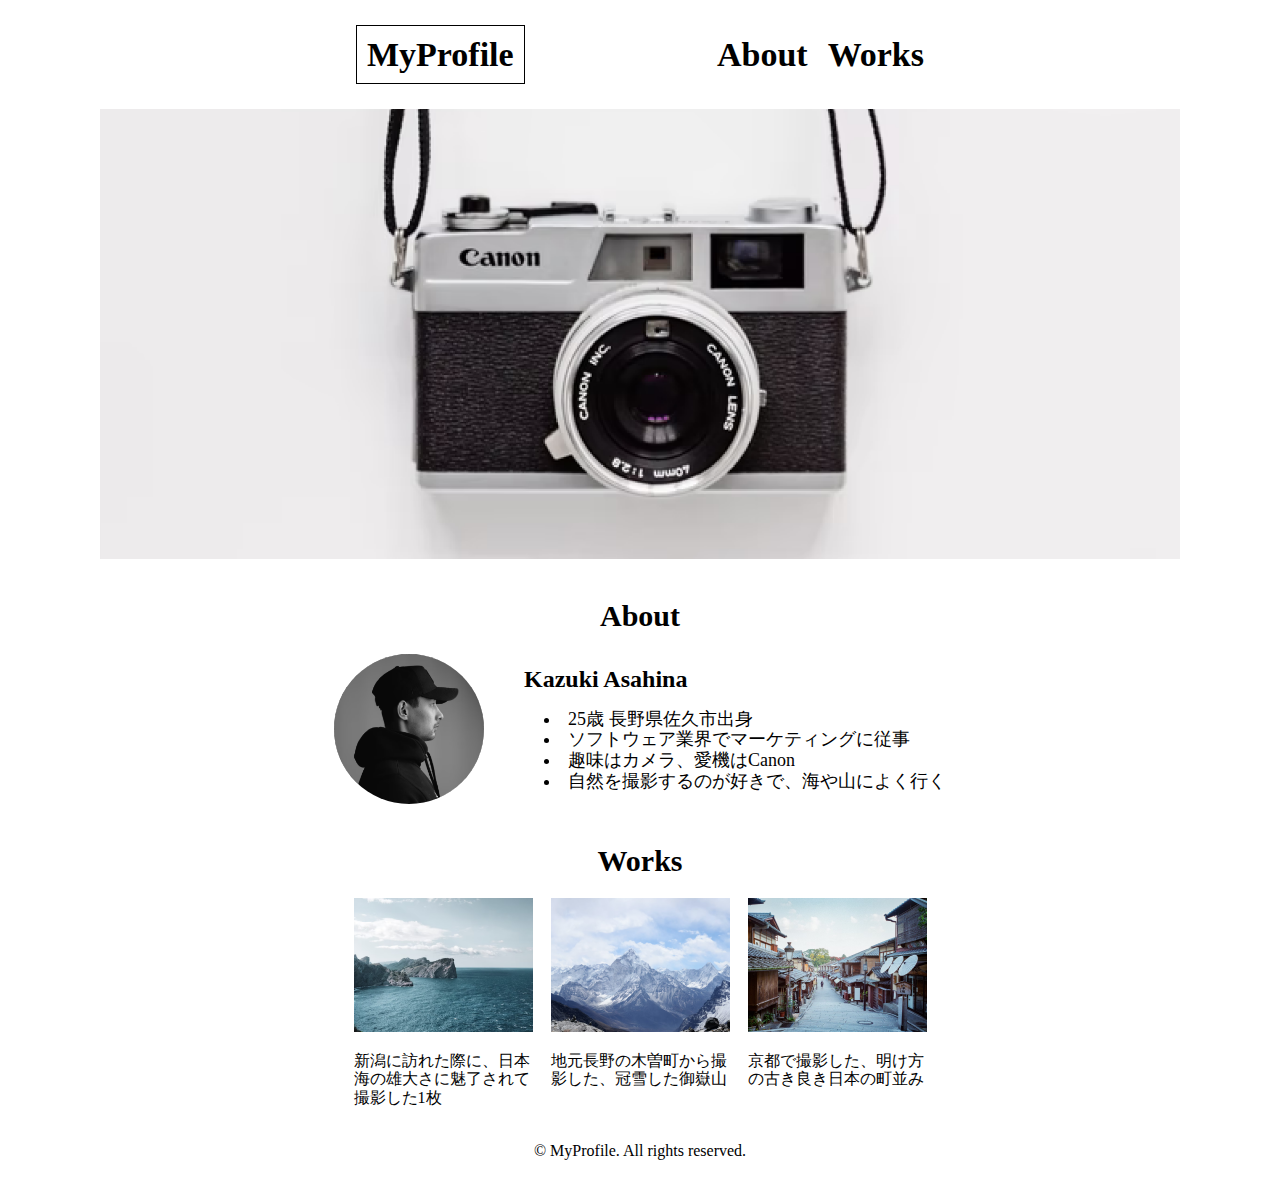
<file: port-folio/index.html>
<!DOCTYPE html>
<html>
  <head>
    <title>PORT-FOLIO</title>
    <meta charset="UTF-8" />
    <meta
      name="description" content="デザインカンプ"/>
    <meta name="viewport" content="width=device-width, initial-scale=1.0" />
    <link rel="stylesheet" href="css/destyle.css" />    
    <link rel="stylesheet" href="css/style.css" />
  </head>
  <body>

    <!-- ヘッダー -->
    <header>
      <!-- タイトル -->
       <nav id="menu-pc">
        <h1><a href="#profile" class="link1">MyProfile</a></h1>
        <ul class="menu-li">
          <li><a href="#about" class="link2">About</a></li>
          <li><a href="#works" class="link3">Works</a></li>
        </ul>
       </nav>
       
    </header>

    <!-- メイン -->
    <main>
      <section>
        <!-- カメラの写真 -->
       <img src="image/main.png" alt="カメラの写真">
      </section>
      <section id="about">
        <h2>About</h2>
        <div class="about-kazuki">
          <img src="image/about.png" class="kazuki-image" alt="デザイナー">
          <div class="about-profile">
            <h3 class="about-h3">Kazuki Asahina</h3>
            <ul class="about-list">
              <li>25歳 長野県佐久市出身</li>
              <li>ソフトウェア業界でマーケティングに従事</li>
              <li>趣味はカメラ、愛機はCanon</li>
              <li>自然を撮影するのが好きで、海や山によく行く</li>
          
            </ul>
            </div>
        </div>          
      </section>

      <section id="works">
        <h2>Works</h2>
        <div>
          <div class="works-box">
            <img src="image/works1.png" alt="海">
            <p class="works-p">新潟に訪れた際に、日本海の雄大さに魅了されて撮影した1枚</p>
          </div>
          <div class="works-box">
            <img src="image/works2.png" alt="山">
            <p class="works-p">地元長野の木曽町から撮影した、冠雪した御嶽山</p>
          </div>
          <div class="works-box">
            <img src="image/works3.png" alt="道">
            <p class="works-p">京都で撮影した、明け方の古き良き日本の町並み</p>
          </div>
        </div>
      </section>
    </main>

<!-- フッター -->
    <footer>
      <p>&copy MyProfile. All rights reserved.</p>
    </footer>

  </body>
</html>
</file>
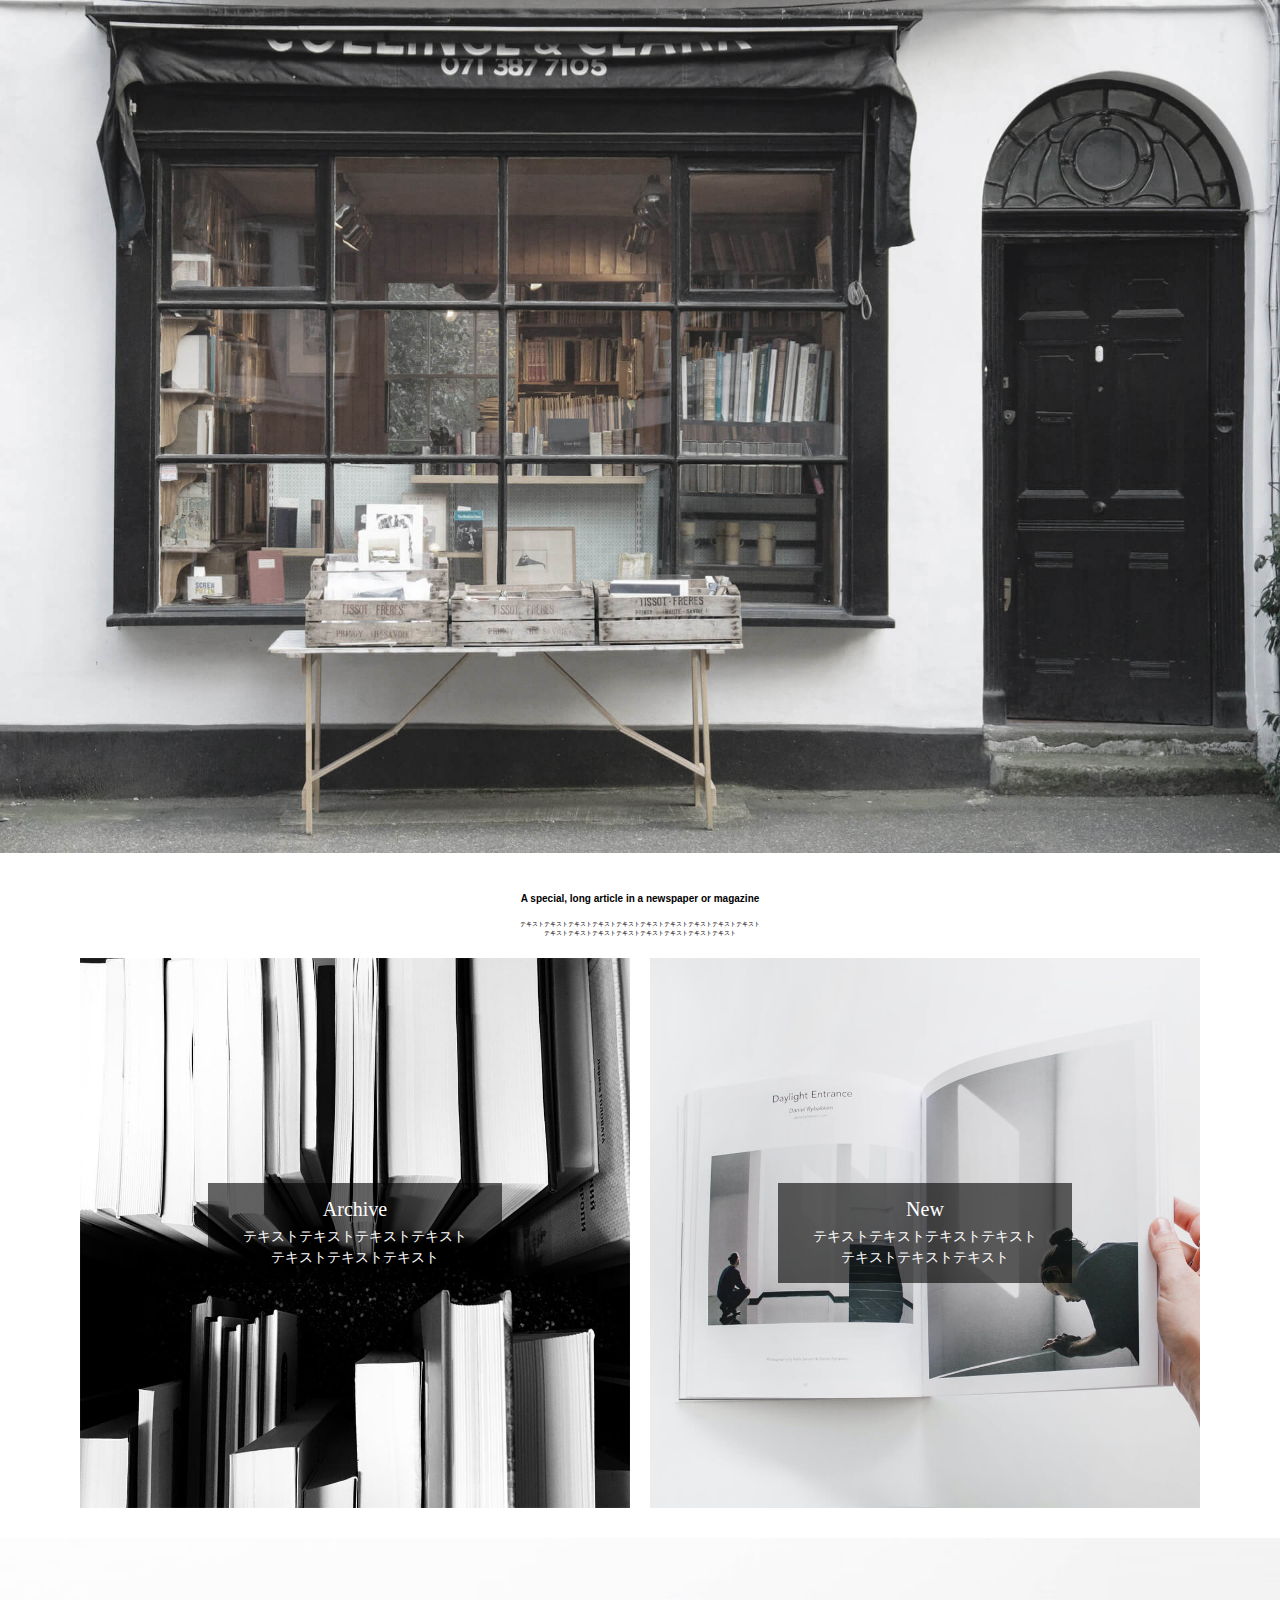
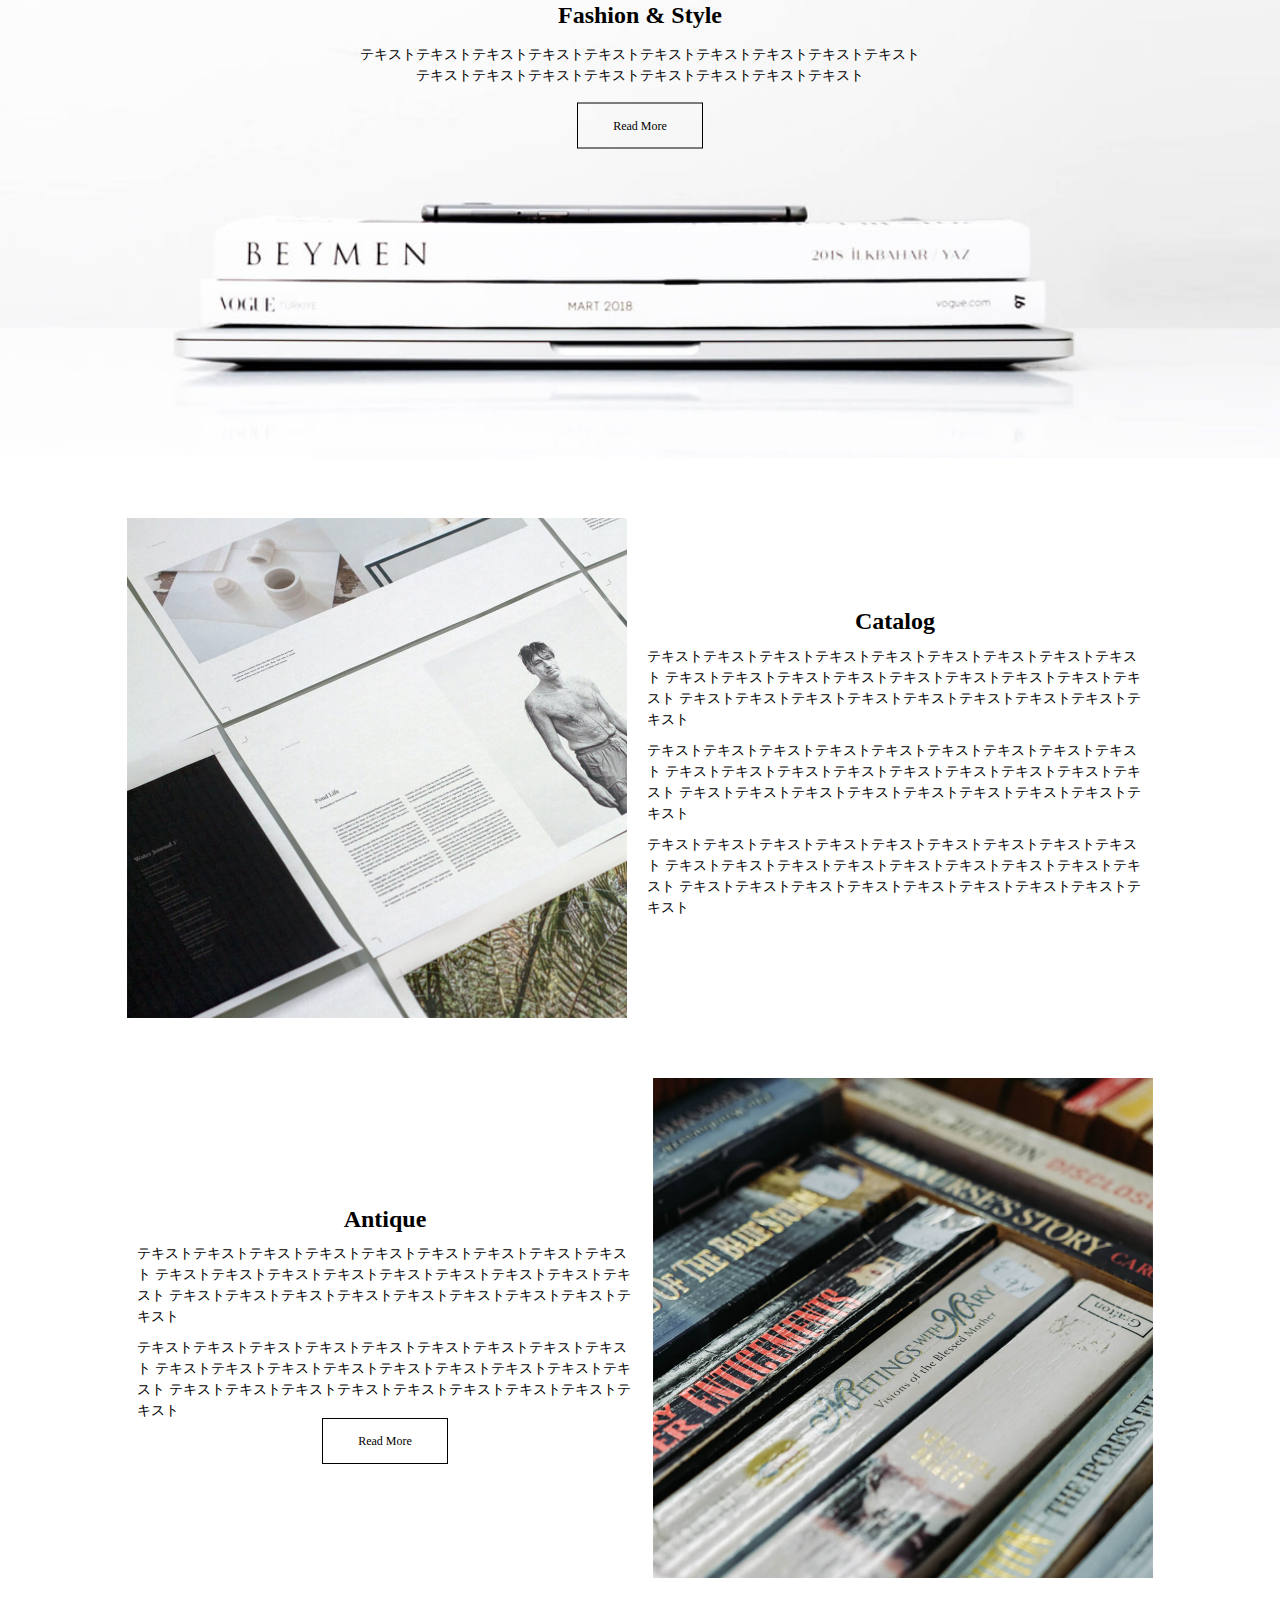
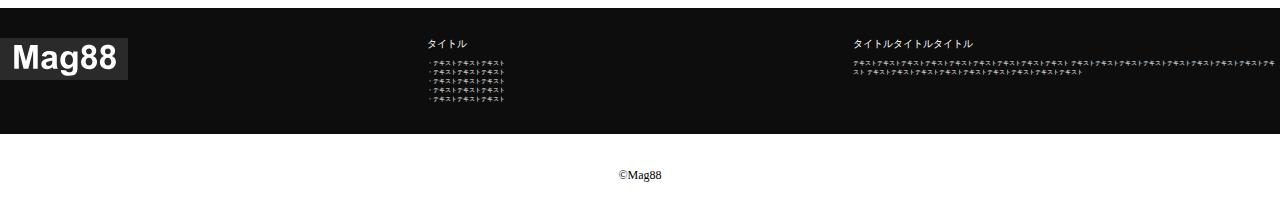
<file: daichi_kadai_Lv1/mag88.html>
<!DOCTYPE html>
<html>
  <head>
    <title>Mag88</title>
    <meta charset="UTF-8" />
    <meta name="description" content="DAICHI_kadai"/>
    <meta name="viewport" content="width=device-width, initial-scale=1.0"/>
    <link rel="stylesheet" href="css/destyle.css"/>    
    <link rel="stylesheet" href="css/mag88.css"/>
  </head>

<body>
  <header>
    <!-- 本屋の写真 -->
    <img class="header-img" src="image/mainvisual.jpg" alt="本屋の写真">
  </header>

  <main>
    <section id="main-visual">
      <div class="main-message">
        <h2>A special, long article in a newspaper or magazine</h2>
        <p>テキストテキストテキストテキストテキストテキストテキストテキストテキストテキスト<br>テキストテキストテキストテキストテキストテキストテキストテキスト</p>
      </div>
      <div class="main-Arshive">
        <div class="Archive">
          <a href="#">
            <img src="image/archive.jpg" alt="`多くの本">
            <div class="archive-mozi">
              <h2 class="archive-h2">Archive</h2>
              <p class="archive-p">
                テキストテキストテキストテキスト<br>
                テキストテキストテキスト
              </p>
            </div>
          </a>
        </div>
        <div class="New">
          <a href="#">
            <img src="image/new.jpg" alt="開いた本">
            <div class="new-mozi">
              <h2 class="new-h2">New</h2>
              <p class="new-p">
                テキストテキストテキストテキスト<br>
                テキストテキストテキスト
              </p>
            </div>
          </a>
        </div>
      </div>
    </section>

    <section id="Fashion-Style">
      <div class="fashion-style">
        <img src="image/fashion.jpg" alt="積まれた物">
        <div class="fashion-mozi">
          <h2 class="fashion-h2">Fashion & Style</h2>
          <p class="fashion-p">
            テキストテキストテキストテキストテキストテキストテキストテキストテキストテキスト<br>
            テキストテキストテキストテキストテキストテキストテキストテキスト
          </p>
            <h2><a href="#" class="Read">Read More</a></h2>
        </div>
      </div>
    </section>

    <section id="Catalog">
      <div class="catalog">
        <div class="catalog-img">
          <img src="image/catalog.jpg" alt="本に男の人">
        </div>
        <div class="catalog-mozi">
          <h2 class="catalog-h2">Catalog</h2>
          <P>
            テキストテキストテキストテキストテキストテキストテキストテキストテキスト
            テキストテキストテキストテキストテキストテキストテキストテキストテキスト
            テキストテキストテキストテキストテキストテキストテキストテキストテキスト
          </P>
          <P>
            テキストテキストテキストテキストテキストテキストテキストテキストテキスト
            テキストテキストテキストテキストテキストテキストテキストテキストテキスト
            テキストテキストテキストテキストテキストテキストテキストテキストテキスト
          </P>
          <P>
            テキストテキストテキストテキストテキストテキストテキストテキストテキスト
            テキストテキストテキストテキストテキストテキストテキストテキストテキスト
            テキストテキストテキストテキストテキストテキストテキストテキストテキスト
          </P>
        </div>
      </div>
    </section>

    <section id="Antique">
      <div class="antique">
        <div class="antique-mozi">
          <h2 class="antique-h2">Antique</h2>
          <P>
            テキストテキストテキストテキストテキストテキストテキストテキストテキスト
            テキストテキストテキストテキストテキストテキストテキストテキストテキスト
            テキストテキストテキストテキストテキストテキストテキストテキストテキスト
          </P>
          <P>
            テキストテキストテキストテキストテキストテキストテキストテキストテキスト
            テキストテキストテキストテキストテキストテキストテキストテキストテキスト
            テキストテキストテキストテキストテキストテキストテキストテキストテキスト
          </P>
          <h2 class="antique-a"><a href="#" class="antique-read">Read More</a></h2>
        </div>
        <div class="antique-img">
          <img src="image/antique.jpg" alt="たくさんの本">
        </div>
      </div>
    </section>
  </main>

  <footer>
    <div class="Footer">
      <div class="footer-title">
        <a href="#"><img class="footer-img" src="image/logo.svg" alt="ロゴ-Mag88"></a>
      </div>
      <div class="footer-title">
        <h3>タイトル</h3>
        <ul class="title-list">
          <li>・テキストテキストテキスト</li>
          <li>・テキストテキストテキスト</li>
          <li>・テキストテキストテキスト</li>
          <li>・テキストテキストテキスト</li>
          <li>・テキストテキストテキスト</li>
        </ul>
      </div>
      <div class="footer-title">
        <h3>タイトルタイトルタイトル</h3>
        <p>
          テキストテキストテキストテキストテキストテキストテキストテキストテキスト テキストテキストテキストテキストテキストテキストテキストテキストテキスト テキストテキストテキストテキストテキストテキストテキストテキストテキスト
        </p>
      </div>
    </div>
    <p class="copy">&copy;Mag88</p>
  </footer>

</body>
</file>
<file: port-folio/css/style.css>
/* PC、スマホ共通スタイル */
body {
  font-family:  "Source Sans Pro", "Hiragino Kaku Gothic ProN", Arial, sans-serif";
}
img {
  max-width: 100%;
  height: auto;
}

/*================
 PC用のスタイル 
=================*/
@media screen and (min-width: 768px) {
  /* 横幅設定 */
  body {
    max-width: 1080px;
    min-width: 960px;
    margin: 0 auto 0 auto;
  }

  /* ヘッダー */
  header {
    text-align: center;
    padding: 20px;
  }


  /* ナビゲーションのレイアウト */
  #menu-pc {
    display: flex;
    justify-content: space-between;
    font-size: 34px;
    font-weight: bold;
    padding: 15px;
    max-width: 598px;
    margin: 0 auto;
    align-items: center;
  }
  .link1 {
    border: 1px solid black;
    padding: 10px;
  }
  .menu-li {
    display: flex;
    gap: 20px;
  }

  .menu-li > a {
    font-size: 34px;
  }

  /* メインビジュアル */
  .about-list {
    list-style: disc;
    list-style-position: inside;
    padding-left: 20px;
    font-size: 18px;
  }
  #about {
    padding: 40px;
  }
  h2 {
    text-align: center;
    font-size: 30px;
    margin: 0 0 20px 0 ;
    font-weight: bold;
  }
  .about-h3 {
    font-size: 24px;
    font-weight: bold;
    margin: 0 0 15px 0;
  }

  .about-kazuki {
    display: flex;
    align-items: center;
    justify-content: center;
  }
  .kazuki-image {
    border-radius: 50%;
    width: 150px;
    height: 150px;
    margin-right: 40px;
  }

  #works > div {
    display: flex;
    justify-content: space-between;
    flex-wrap: wrap;
    max-width: 573px;
    margin: 0 auto;
    align-items: center;
  }

  .works-box {
    width: 179px;
    height: 134px;
    margin-bottom: 80px;
    position: relative;
  }

  .works-p {
    margin-top: 20px;
  }

  footer {
    text-align: center;
    margin-top: 30px;
    margin-bottom: 20px;
  }
}

/*================
 スマホ用のスタイル 
=================*/
@media screen and (max-width: 767px) {
body {
  min-width: 375px;
}

#menu-pc {
  display: flex;
  justify-content: space-between;
  font-size: 18px;
  font-weight: bold;
  padding: 15px;
  max-width: 727px;
  margin: 0 auto;
  align-items: center;
}
.link1 {
  border: 1px solid black;
  padding: 10px;
}
.menu-li {
  display: flex;
  gap: 20px;
}

 /* メインビジュアル */
 .about-list {
  list-style: disc;
  list-style-position: inside;
  padding-left: 20px;
  font-size: 18px;
}
#about {
  padding: 40px;
}

h2 {
  text-align: center;
  font-size: 18px;
  margin: 0 0 20px 0 ;
  font-weight: bold;
}
.about-h3 {
  font-size: 16px;
  font-weight: bold;
  margin: 0 0 10px 0;
}
.about-list {
  font-size: 12px;
  line-height: 15px;
}
.about-kazuki {
  display: flex;
  align-items: center;
  justify-content: center;
}
.kazuki-image {
  border-radius: 50%;
  width: auto;
  height: auto;
  max-width: 141px;
  max-height: 142px;
  margin-right: 20px;
}

#works > div {
  display: block;
  text-align: center;
}

.works-box > img{
  width: 90%;
  height: auto;
  padding: 0 15px 10px;
}
.works-p {
  font-size: 12px;
  margin-bottom: 30px;
}

footer {
  font-size: 10px;
  text-align: center;
  margin-top: 40px;
  margin-bottom: 15px;
}



}
</file>
<file: daichi_kadai_Lv1/css/mag88.css>
/*　共通　*/

img {
  max-width: 100%;
}

p {
  font-size: 6px;
  line-height: 1.5;
}

/* メイン */

.main-Arshive {
  display: flex;
}

.main-message {
  text-align: center;
}

.main-message > h2 {
  font-family: Arial, Helvetica, sans-serif;
  font-size: 10px;
  font-weight: bold;
  margin: 40px 0 15px 0; 
}
.main-message > p {
  margin-bottom: 20px;
}

.Archive {
  margin: 0 10px 0 80px;
  position: relative;  
}

.New {
  margin: 0 80px 0 10px;
  position: relative;
}

.archive-mozi, .new-mozi {
  position: absolute;
  /* 画像の中央に */
  top: 50%;
  left: 50%;
  /* translateで文字分のズレを補正 */
  -ms-transform: translate(-50%,-50%);
  -webkit-transform: translate(-50%,-50%);
  transform: translate(-50%,-50%);
  /* 余白により中央からのズレを防ぐ */
  margin: 0;
  text-align: center;
  color: white;
  background-color: rgba(0,0,0,0.6);
  padding: 15px 35px;
  white-space: nowrap;/* 改行させない */
  }

  .archive-h2, .new-h2 {
    font-size: 20px;
    margin-bottom: 5px;
  }
  .archive-p, .new-p {
    font-size: 14px;
  }

  .fashion-style {
    margin-top: 30px;
    position: relative;
  }

  .fashion-style > img {
    /* 写真サイズ調整 */
    width: 1600px;
    height: 520px;
    object-fit: cover;
  }

  .fashion-mozi {
    position: absolute;
    top: 25%;
    left: 50%;
     /* translateで文字分のズレを補正 */
    -ms-transform: translate(-50%,-50%);
    -webkit-transform: translate(-50%,-50%);
    transform: translate(-50%,-50%);
    margin: 0;
    text-align: center;
    white-space: nowrap;
  }

  .fashion-h2 {
    font-size: 24px;
    font-weight: bold;
    margin-bottom: 15px;
  }
  .fashion-p {
    font-size: 14px;
    margin-bottom: 30px;
  }

  .Read {
    font-size: 12px;
    border: 1px solid black;
    padding: 15px 35px ;
  }

  #Catalog {
    margin: 60px 0 30px 0;
  }

  .catalog {
    display: flex;
    justify-content: center;
    align-items: center;
    gap: 10px; 
  }

  .catalog-img {
    width: 500px;
  }

  .catalog-h2 {
    text-align: center;
    font-size: 24px;
    font-weight: bold;
  }
   .catalog-mozi > p {
    font-size: 14px;
    width: 496px;
    max-width: 100%;
    margin: 10px;
    text-align: left;
   }

   #Antique {
    margin: 60px 0 30px 0;
   }

   .antique {
    display: flex;
    justify-content: center;
    align-items: center;
    gap: 10px;
   }

   .antique-img {
    width: 500px;
   }
   .antique-mozi {
    text-align: center;
   }

   .antique-h2 {
    font-size: 24px;
    font-weight: bold;
   }

   .antique-mozi > p {
    font-size: 14px;
    width: 496px;
    max-width: 100%;
    margin: 10px;
    text-align: left;

   }

   .antique-read {
    font-size: 12px;
    border: 1px solid black;
    padding: 15px 35px ;
   }

   .Footer {
    background-color: #0d0d0d;
    display: flex;
    justify-content: space-between;
    align-items: flex-start;
    padding: 30px 0;
   }

   .footer-title {
    display: inline-block;/* ブロック要素にする */
    color: white;
    width: 100%;
    /* 上下中央 */
    align-content:center;
   }

   .footer-img {
    width: 30%;
   }

   h3 {
    font-size: 10px;
    margin-bottom: 10px;
   }
   .title-list {
    font-size: 6px;
    line-height: 1.5;
   }

   .copy {
    font-size: 12px;
    text-align: center;
    margin: 32px 0 30px 0;
   }

   @media screen and (max-width: 896px) {

    .main-message > h2 {
      font-size: 24px;
      width: 294px;
      margin: 80px auto 23px;
    }
    .main-message > p {
      font-size: 14px;
      width: 330px;
      margin: 0 auto 35px;
    }

    .main-Arshive {
      flex-direction: column;
      row-gap: 30px;
      margin-left: 19px;
      margin-right: 19px;
    }
    .Archive {
      margin: 0 auto;
      width: 337.5px;
    }

    .New {
      margin: 0 auto;
      width: 337.5px;
    }

    .fashion-p {
      white-space: normal;
    }

    .catalog {
      flex-direction: column;
    }
    .catalog-img {
      width: 337.5px;
    }
    .catalog-mozi {
      width: 331px;
      margin-top: 60px;
    }
    .catalog-h2 {
      margin-bottom: 43px;
    }

    .antique {
      flex-direction: column;
   }
   .antique-img {
    width: 337.5px;
   }
   .antique-mozi {
    width: 331px;
    margin-bottom: 60px;
   }
   .antique-h2 {
    margin-bottom: 43px;
   }
   .antique-a {
    margin-top: 52px;
   }

   .Footer {
    flex-direction: column;
    width: 373px;
    height: 456px;
    margin: 0 auto;
   }
   .footer-title {
    margin: 0 auto;
    text-align: center;
   }
   .footer-img {
    width: 120px;
    height: 40px;
    margin-bottom: 36px;
   }
   h3 {
    font-size: 16px;
    text-align: left;
    margin-left: 21px;
   }
   .title-list {
    font-size: 12px;
    line-height: 2;
    text-align: left;
    margin-left: 21px;
    margin-bottom: 35px;
   }
   .footer-title > p {
    font-size: 12px;
    width: 331px;
    line-height: 2;
    text-align: left;
    margin-left: 21px;
    margin-bottom: 35px;
   }

  }
</file>
<file: port-folio/css/destyle.css>
/*! destyle.css v4.0.1 | MIT License | https://github.com/nicolas-cusan/destyle.css */

/* Reset box-model and set borders */
/* ============================================ */

*,
::before,
::after {
  box-sizing: border-box;
  border-style: solid;
  border-width: 0;
  min-width: 0;
}

/* Document */
/* ============================================ */

/**
 * 1. Correct the line height in all browsers.
 * 2. Prevent adjustments of font size after orientation changes in iOS.
 * 3. Remove gray overlay on links for iOS.
 */

html {
  line-height: 1.15; /* 1 */
  -webkit-text-size-adjust: 100%; /* 2 */
  -webkit-tap-highlight-color: transparent; /* 3*/
}

/* Sections */
/* ============================================ */

/**
 * Remove the margin in all browsers.
 */

body {
  margin: 0;
}

/**
 * Render the `main` element consistently in IE.
 */

main {
  display: block;
}

/* Vertical rhythm */
/* ============================================ */

p,
table,
blockquote,
address,
pre,
iframe,
form,
figure,
dl {
  margin: 0;
}

/* Headings */
/* ============================================ */

h1,
h2,
h3,
h4,
h5,
h6 {
  font-size: inherit;
  font-weight: inherit;
  margin: 0;
}

/* Lists (enumeration) */
/* ============================================ */

ul,
ol {
  margin: 0;
  padding: 0;
  list-style: none;
}

/* Lists (definition) */
/* ============================================ */

dt {
  font-weight: bold;
}

dd {
  margin-left: 0;
}

/* Grouping content */
/* ============================================ */

/**
 * 1. Add the correct box sizing in Firefox.
 * 2. Show the overflow in Edge and IE.
 */

hr {
  box-sizing: content-box; /* 1 */
  height: 0; /* 1 */
  overflow: visible; /* 2 */
  border-top-width: 1px;
  margin: 0;
  clear: both;
  color: inherit;
}

/**
 * 1. Correct the inheritance and scaling of font size in all browsers.
 * 2. Correct the odd `em` font sizing in all browsers.
 */

pre {
  font-family: monospace, monospace; /* 1 */
  font-size: inherit; /* 2 */
}

address {
  font-style: inherit;
}

/* Text-level semantics */
/* ============================================ */

/**
 * Remove the gray background on active links in IE 10.
 */

a {
  background-color: transparent;
  text-decoration: none;
  color: inherit;
}

/**
 * 1. Remove the bottom border in Chrome 57-
 * 2. Add the correct text decoration in Chrome, Edge, IE, Opera, and Safari.
 */

abbr[title] {
  text-decoration: underline dotted; /* 2 */
}

/**
 * Add the correct font weight in Chrome, Edge, and Safari.
 */

b,
strong {
  font-weight: bolder;
}

/**
 * 1. Correct the inheritance and scaling of font size in all browsers.
 * 2. Correct the odd `em` font sizing in all browsers.
 */

code,
kbd,
samp {
  font-family: monospace, monospace; /* 1 */
  font-size: inherit; /* 2 */
}

/**
 * Add the correct font size in all browsers.
 */

small {
  font-size: 80%;
}

/**
 * Prevent `sub` and `sup` elements from affecting the line height in
 * all browsers.
 */

sub,
sup {
  font-size: 75%;
  line-height: 0;
  position: relative;
  vertical-align: baseline;
}

sub {
  bottom: -0.25em;
}

sup {
  top: -0.5em;
}

/* Replaced content */
/* ============================================ */

/**
 * Prevent vertical alignment issues.
 */

svg,
img,
embed,
object,
iframe {
  vertical-align: bottom;
}

/* Forms */
/* ============================================ */

/**
 * Reset form fields to make them styleable.
 * 1. Make form elements stylable across systems iOS especially.
 * 2. Inherit text-transform from parent.
 */

button,
input,
optgroup,
select,
textarea {
  -webkit-appearance: none; /* 1 */
  appearance: none;
  vertical-align: middle;
  color: inherit;
  font: inherit;
  background: transparent;
  padding: 0;
  margin: 0;
  border-radius: 0;
  text-align: inherit;
  text-transform: inherit; /* 2 */
}

/**
 * Correct cursors for clickable elements.
 */

button,
[type="button"],
[type="reset"],
[type="submit"] {
  cursor: pointer;
}

button:disabled,
[type="button"]:disabled,
[type="reset"]:disabled,
[type="submit"]:disabled {
  cursor: default;
}

/**
 * Improve outlines for Firefox and unify style with input elements & buttons.
 */

:-moz-focusring {
  outline: auto;
}

select:disabled {
  opacity: inherit;
}

/**
 * Remove padding
 */

option {
  padding: 0;
}

/**
 * Reset to invisible
 */

fieldset {
  margin: 0;
  padding: 0;
  min-width: 0;
}

legend {
  padding: 0;
}

/**
 * Add the correct vertical alignment in Chrome, Firefox, and Opera.
 */

progress {
  vertical-align: baseline;
}

/**
 * Remove the default vertical scrollbar in IE 10+.
 */

textarea {
  overflow: auto;
}

/**
 * Correct the cursor style of increment and decrement buttons in Chrome.
 */

[type="number"]::-webkit-inner-spin-button,
[type="number"]::-webkit-outer-spin-button {
  height: auto;
}

/**
 * Correct the outline style in Safari.
 */

[type="search"] {
  outline-offset: -2px; /* 1 */
}

/**
 * Remove the inner padding in Chrome and Safari on macOS.
 */

[type="search"]::-webkit-search-decoration {
  -webkit-appearance: none;
}

/**
 * 1. Correct the inability to style clickable types in iOS and Safari.
 * 2. Fix font inheritance.
 */

::-webkit-file-upload-button {
  -webkit-appearance: button; /* 1 */
  font: inherit; /* 2 */
}

/**
 * Fix appearance for Firefox
 */
[type="number"] {
  -moz-appearance: textfield;
}

/**
 * Clickable labels
 */

label[for] {
  cursor: pointer;
}

/* Interactive */
/* ============================================ */

/*
 * Add the correct display in Edge, IE 10+, and Firefox.
 */

details {
  display: block;
}

/*
 * Add the correct display in all browsers.
 */

summary {
  display: list-item;
}

/*
 * Remove outline for editable content.
 */

[contenteditable]:focus {
  outline: auto;
}

/* Tables */
/* ============================================ */

/**
1. Correct table border color inheritance in all Chrome and Safari.
*/

table {
  border-color: inherit; /* 1 */
  border-collapse: collapse;
}

caption {
  text-align: left;
}

td,
th {
  vertical-align: top;
  padding: 0;
}

th {
  text-align: left;
  font-weight: bold;
}
</file>
<file: daichi_kadai_Lv1/css/destyle.css>
/*! destyle.css v4.0.1 | MIT License | https://github.com/nicolas-cusan/destyle.css */

/* Reset box-model and set borders */
/* ============================================ */

*,
::before,
::after {
  box-sizing: border-box;
  border-style: solid;
  border-width: 0;
  min-width: 0;
}

/* Document */
/* ============================================ */

/**
 * 1. Correct the line height in all browsers.
 * 2. Prevent adjustments of font size after orientation changes in iOS.
 * 3. Remove gray overlay on links for iOS.
 */

html {
  line-height: 1.15; /* 1 */
  -webkit-text-size-adjust: 100%; /* 2 */
  -webkit-tap-highlight-color: transparent; /* 3*/
}

/* Sections */
/* ============================================ */

/**
 * Remove the margin in all browsers.
 */

body {
  margin: 0;
}

/**
 * Render the `main` element consistently in IE.
 */

main {
  display: block;
}

/* Vertical rhythm */
/* ============================================ */

p,
table,
blockquote,
address,
pre,
iframe,
form,
figure,
dl {
  margin: 0;
}

/* Headings */
/* ============================================ */

h1,
h2,
h3,
h4,
h5,
h6 {
  font-size: inherit;
  font-weight: inherit;
  margin: 0;
}

/* Lists (enumeration) */
/* ============================================ */

ul,
ol {
  margin: 0;
  padding: 0;
  list-style: none;
}

/* Lists (definition) */
/* ============================================ */

dt {
  font-weight: bold;
}

dd {
  margin-left: 0;
}

/* Grouping content */
/* ============================================ */

/**
 * 1. Add the correct box sizing in Firefox.
 * 2. Show the overflow in Edge and IE.
 */

hr {
  box-sizing: content-box; /* 1 */
  height: 0; /* 1 */
  overflow: visible; /* 2 */
  border-top-width: 1px;
  margin: 0;
  clear: both;
  color: inherit;
}

/**
 * 1. Correct the inheritance and scaling of font size in all browsers.
 * 2. Correct the odd `em` font sizing in all browsers.
 */

pre {
  font-family: monospace, monospace; /* 1 */
  font-size: inherit; /* 2 */
}

address {
  font-style: inherit;
}

/* Text-level semantics */
/* ============================================ */

/**
 * Remove the gray background on active links in IE 10.
 */

a {
  background-color: transparent;
  text-decoration: none;
  color: inherit;
}

/**
 * 1. Remove the bottom border in Chrome 57-
 * 2. Add the correct text decoration in Chrome, Edge, IE, Opera, and Safari.
 */

abbr[title] {
  text-decoration: underline dotted; /* 2 */
}

/**
 * Add the correct font weight in Chrome, Edge, and Safari.
 */

b,
strong {
  font-weight: bolder;
}

/**
 * 1. Correct the inheritance and scaling of font size in all browsers.
 * 2. Correct the odd `em` font sizing in all browsers.
 */

code,
kbd,
samp {
  font-family: monospace, monospace; /* 1 */
  font-size: inherit; /* 2 */
}

/**
 * Add the correct font size in all browsers.
 */

small {
  font-size: 80%;
}

/**
 * Prevent `sub` and `sup` elements from affecting the line height in
 * all browsers.
 */

sub,
sup {
  font-size: 75%;
  line-height: 0;
  position: relative;
  vertical-align: baseline;
}

sub {
  bottom: -0.25em;
}

sup {
  top: -0.5em;
}

/* Replaced content */
/* ============================================ */

/**
 * Prevent vertical alignment issues.
 */

svg,
img,
embed,
object,
iframe {
  vertical-align: bottom;
}

/* Forms */
/* ============================================ */

/**
 * Reset form fields to make them styleable.
 * 1. Make form elements stylable across systems iOS especially.
 * 2. Inherit text-transform from parent.
 */

button,
input,
optgroup,
select,
textarea {
  -webkit-appearance: none; /* 1 */
  appearance: none;
  vertical-align: middle;
  color: inherit;
  font: inherit;
  background: transparent;
  padding: 0;
  margin: 0;
  border-radius: 0;
  text-align: inherit;
  text-transform: inherit; /* 2 */
}

/**
 * Correct cursors for clickable elements.
 */

button,
[type="button"],
[type="reset"],
[type="submit"] {
  cursor: pointer;
}

button:disabled,
[type="button"]:disabled,
[type="reset"]:disabled,
[type="submit"]:disabled {
  cursor: default;
}

/**
 * Improve outlines for Firefox and unify style with input elements & buttons.
 */

:-moz-focusring {
  outline: auto;
}

select:disabled {
  opacity: inherit;
}

/**
 * Remove padding
 */

option {
  padding: 0;
}

/**
 * Reset to invisible
 */

fieldset {
  margin: 0;
  padding: 0;
  min-width: 0;
}

legend {
  padding: 0;
}

/**
 * Add the correct vertical alignment in Chrome, Firefox, and Opera.
 */

progress {
  vertical-align: baseline;
}

/**
 * Remove the default vertical scrollbar in IE 10+.
 */

textarea {
  overflow: auto;
}

/**
 * Correct the cursor style of increment and decrement buttons in Chrome.
 */

[type="number"]::-webkit-inner-spin-button,
[type="number"]::-webkit-outer-spin-button {
  height: auto;
}

/**
 * Correct the outline style in Safari.
 */

[type="search"] {
  outline-offset: -2px; /* 1 */
}

/**
 * Remove the inner padding in Chrome and Safari on macOS.
 */

[type="search"]::-webkit-search-decoration {
  -webkit-appearance: none;
}

/**
 * 1. Correct the inability to style clickable types in iOS and Safari.
 * 2. Fix font inheritance.
 */

::-webkit-file-upload-button {
  -webkit-appearance: button; /* 1 */
  font: inherit; /* 2 */
}

/**
 * Fix appearance for Firefox
 */
[type="number"] {
  -moz-appearance: textfield;
}

/**
 * Clickable labels
 */

label[for] {
  cursor: pointer;
}

/* Interactive */
/* ============================================ */

/*
 * Add the correct display in Edge, IE 10+, and Firefox.
 */

details {
  display: block;
}

/*
 * Add the correct display in all browsers.
 */

summary {
  display: list-item;
}

/*
 * Remove outline for editable content.
 */

[contenteditable]:focus {
  outline: auto;
}

/* Tables */
/* ============================================ */

/**
1. Correct table border color inheritance in all Chrome and Safari.
*/

table {
  border-color: inherit; /* 1 */
  border-collapse: collapse;
}

caption {
  text-align: left;
}

td,
th {
  vertical-align: top;
  padding: 0;
}

th {
  text-align: left;
  font-weight: bold;
}
</file>
